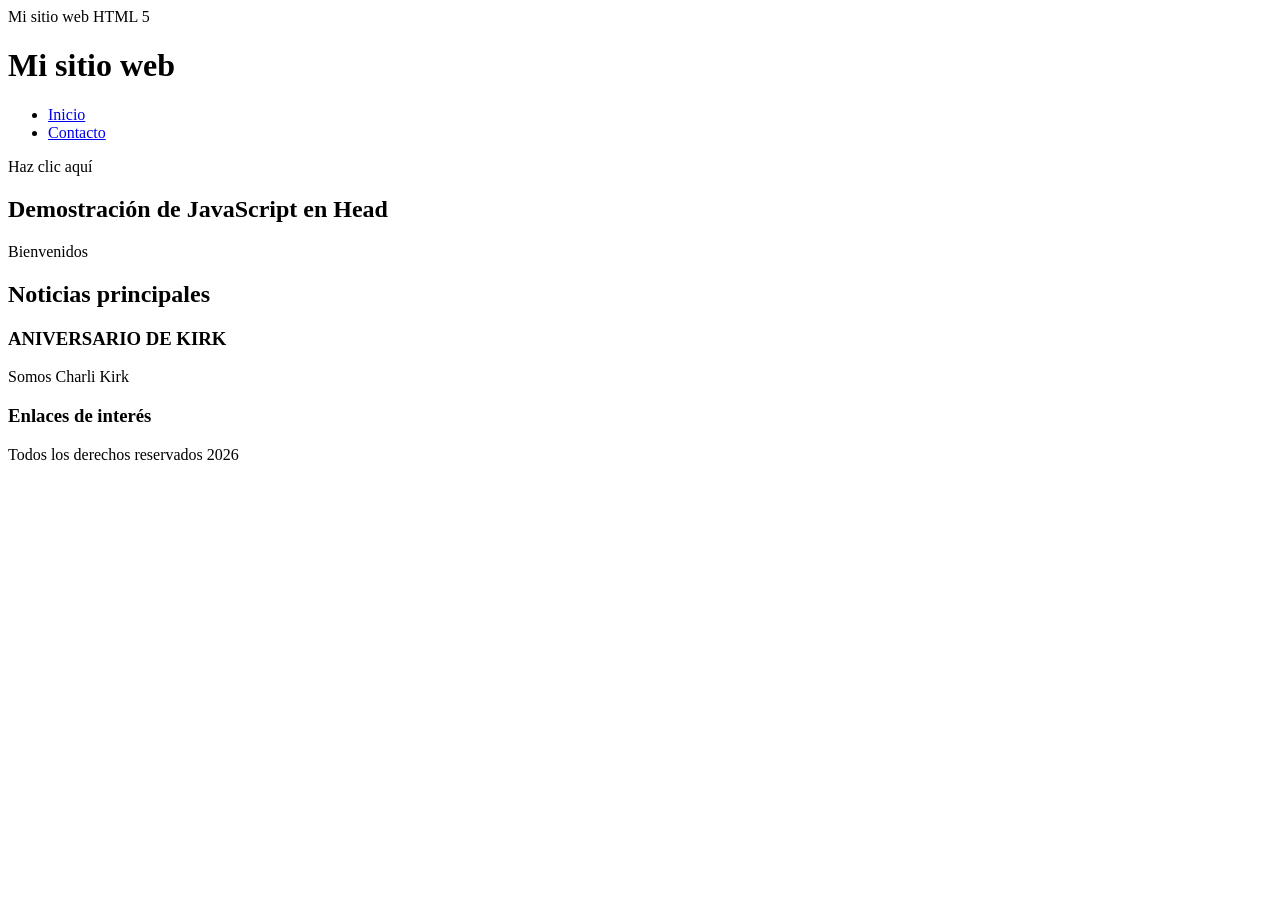
<file: practica-01-entorno/index.html>
<!DOCTYPE html>
<html idioma="en">
<cabeza><!--Metadatos que son invisibles al usuario-->
    <meta conjunto de caracteres="UTF-8">
    <meta nombre="ventana gráfica"contenido="ancho=ancho-del-dispositivo, escala-inicial=1.0">
    <título>Mi sitio web HTML 5</título>
    <enlace rel="hoja de estilo"href="Estilo.css">
    <guion src="Script.js"></guion>
</cabeza>
<cuerpo>
    <encabezamiento>
        <h1 clase="título">Mi sitio web</h1>
        <navegación clase="caja">
            <ul>
                <li><a href="#Inicio">Inicio</a></li>
                <li><a href="#Contacto">Contacto</a></li>
            </ul>
        </navegación>
    </encabezamiento>
    <principal>
        <botón identificación="botón"al hacer clic="msj()">Haz clic aquí</botón>
        <div identificación="manifestación"></div>
        <div>
            <h2>Demostración de JavaScript en Head</h2>
            <pag identificación="saludo">Bienvenidos</pag>
        </div>
    </principal>
    <sección>
        <h2 clase="noticias">Noticias principales</h2>
        <artículo>
            <h3>ANIVERSARIO DE KIRK</h3>
            <pag>Somos Charli Kirk</pag>
            <imagen src="imágenes.jpeg"alt="Imagen de KIRKVERSARY"></a></imagen>
        </artículo>
    </sección>
    <aparte>
        <h3>Enlaces de interés</h3>
    </aparte>
</principal>
<pie de página>
    <pag>Todos los derechos reservados 2026</pag>
</pie de página>
</cuerpo>
</html>
</file>
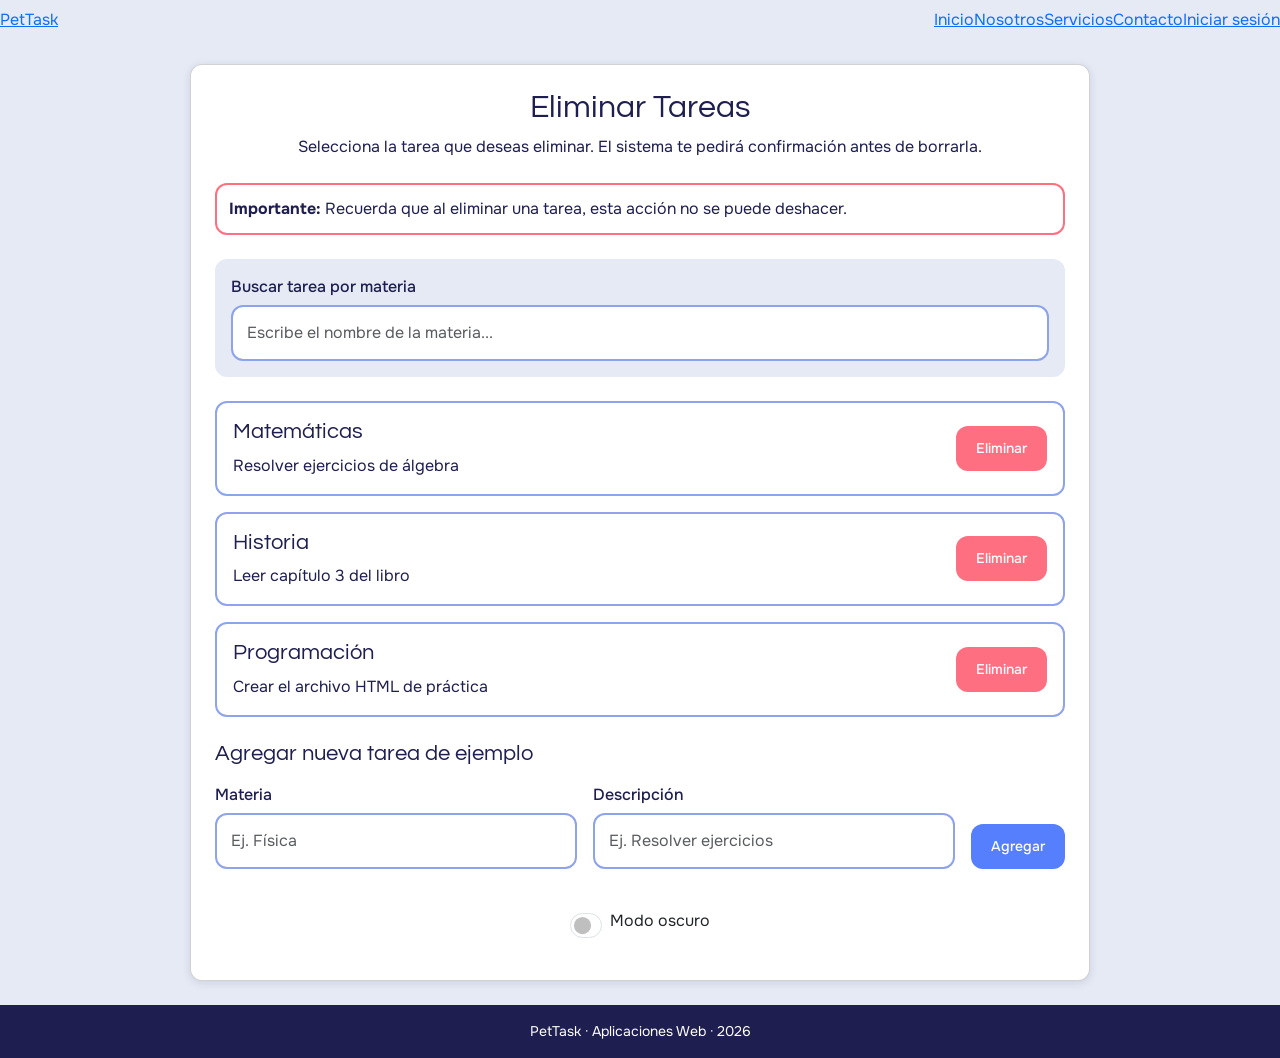
<file: PRACTICA-02RF007/RF007.html>
<!doctype html>
<html lang="es">
<head>
    <meta charset="UTF-8" />
    <meta name="viewport" content="width=device-width, initial-scale=1.0" />
    <title>Eliminar Tareas - PetTask</title>
    <!-- Bootstrap -->
    <link href="https://cdn.jsdelivr.net/npm/bootstrap@5.3.8/dist/css/bootstrap.min.css" rel="stylesheet" />
    <!-- Tipografías -->
    <link rel="preconnect" href="https://fonts.googleapis.com" />
    <link rel="preconnect" href="https://fonts.gstatic.com" crossorigin />
    <link href="https://fonts.googleapis.com/css2?family=Onest:wght@400;500;600;700&family=Questrial&display=swap" rel="stylesheet" />
    <!-- CSS -->
    <link rel="stylesheet" href="estilos.css" />
</head>
<body>
    <!-- BARRA DE NAVEGACIÓN -->
    <header class="pet-nav navbar navbar-expand-lg navbar-dark">
        <a class="pet-nav__brand" href="index.html">
            <span>PetTask</span>
        </a>
        <button class="navbar-toggler" type="button" data-bs-toggle="collapse" data-bs-target="#menuPrincipal" aria-controls="menuPrincipal" aria-expanded="false" aria-label="Abrir menú de navegación">
            <span class="navbar-toggler-icon"></span>
        </button>
        <div class="collapse navbar-collapse" id="menuPrincipal">
            <nav class="pet-nav__links navbar-nav ms-lg-auto" aria-label="Navegación principal">
                <a href="index.html">Inicio</a>
                <a href="nosotros.html">Nosotros</a>
                <a href="servicios.html">Servicios</a>
                <a href="contacto.html">Contacto</a>
                <a class="pet-nav__login" href="iniciar-sesion.html">Iniciar sesión</a>
            </nav>
        </div>
    </header>

    <main class="contenido">
        <section class="card tarjeta-eliminar">
            <h1 class="titulo">Eliminar Tareas</h1>
            <p class="descripcion">
                Selecciona la tarea que deseas eliminar. El sistema te pedirá confirmación antes de borrarla.
            </p>

            <div class="alerta" role="alert" id="alertaInfo">
                <strong>Importante:</strong>
                Recuerda que al eliminar una tarea, esta acción no se puede deshacer.
            </div>

            <!-- Filtro de tareas -->
            <div class="filtro mb-4">
                <label for="filtroMateria" class="form-label">Buscar tarea por materia</label>
                <input type="text" class="form-control" id="filtroMateria" placeholder="Escribe el nombre de la materia..." />
            </div>

            <div class="lista-tareas" id="listaTareas">
                <div class="tarea-item" data-materia="matematicas">
                    <div class="tarea-info">
                        <h2 class="tarea-titulo">Matemáticas</h2>
                        <p class="tarea-descripcion">Resolver ejercicios de álgebra</p>
                    </div>
                    <form action="#" method="post" id="form-eliminar-1">
                        <input type="hidden" name="id_tarea" value="1" />
                        <button type="button" class="btn-eliminar" data-bs-toggle="modal" data-bs-target="#confirmarEliminacion" data-formulario="form-eliminar-1">Eliminar</button>
                    </form>
                </div>
                <div class="tarea-item" data-materia="historia">
                    <div class="tarea-info">
                        <h2 class="tarea-titulo">Historia</h2>
                        <p class="tarea-descripcion">Leer capítulo 3 del libro</p>
                    </div>
                    <form action="#" method="post" id="form-eliminar-2">
                        <input type="hidden" name="id_tarea" value="2" />
                        <button type="button" class="btn-eliminar" data-bs-toggle="modal" data-bs-target="#confirmarEliminacion" data-formulario="form-eliminar-2">Eliminar</button>
                    </form>
                </div>
                <div class="tarea-item" data-materia="programacion">
                    <div class="tarea-info">
                        <h2 class="tarea-titulo">Programación</h2>
                        <p class="tarea-descripcion">Crear el archivo HTML de práctica</p>
                    </div>
                    <form action="#" method="post" id="form-eliminar-3">
                        <input type="hidden" name="id_tarea" value="3" />
                        <button type="button" class="btn-eliminar" data-bs-toggle="modal" data-bs-target="#confirmarEliminacion" data-formulario="form-eliminar-3">Eliminar</button>
                    </form>
                </div>
            </div>

            <!-- Agregar tarea -->
            <div class="agregar-tarea mt-4">
                <h2 class="subtitulo">Agregar nueva tarea de ejemplo</h2>
                <form id="formAgregarTarea" class="formulario-agregar">
                    <div class="campo-agregar">
                        <label for="nuevaMateria" class="form-label">Materia</label>
                        <input type="text" class="form-control" id="nuevaMateria" placeholder="Ej. Física" required />
                    </div>
                    <div class="campo-agregar">
                        <label for="nuevaDescripcion" class="form-label">Descripción</label>
                        <input type="text" class="form-control" id="nuevaDescripcion" placeholder="Ej. Resolver ejercicios" required />
                    </div>
                    <button type="submit" class="btn-agregar">Agregar</button>
                </form>
            </div>

            <!-- Cambio de tema -->
            <div class="cambio-tema mt-4">
                <label class="form-check form-switch">
                    <input class="form-check-input" type="checkbox" id="switchTema" />
                    <span class="form-check-label">Modo oscuro</span>
                </label>
            </div>

        </section>
    </main>

    <footer class="site-footer">PetTask · Aplicaciones Web · 2026</footer>

    <script src="https://cdn.jsdelivr.net/npm/bootstrap@5.3.8/dist/js/bootstrap.bundle.min.js"></script>

    <!-- Modal de confirmación -->
    <div class="modal fade" id="confirmarEliminacion" tabindex="-1" aria-labelledby="tituloConfirmacion" aria-hidden="true">
        <div class="modal-dialog modal-dialog-centered">
            <div class="modal-content">
                <div class="modal-header">
                    <h2 class="modal-title fs-5" id="tituloConfirmacion">Confirmar eliminación</h2>
                    <button type="button" class="btn-close" data-bs-dismiss="modal" aria-label="Cerrar"></button>
                </div>
                <div class="modal-body">
                    ¿Seguro que deseas eliminar la tarea <strong id="nombreTareaModal"></strong>? Esta acción no se puede deshacer.
                </div>
                <div class="modal-footer">
                    <button type="button" class="btn btn-secondary" data-bs-dismiss="modal">Cancelar</button>
                    <button type="button" class="btn btn-danger" id="confirmarEliminar">Eliminar tarea</button>
                </div>
            </div>
        </div>
    </div>

    <!-- Toast de notificación -->
    <div class="toast-container position-fixed bottom-0 end-0 p-3">
        <div id="toastNotificacion" class="toast align-items-center text-white bg-success border-0" role="alert" aria-live="assertive" aria-atomic="true">
            <div class="d-flex">
                <div class="toast-body" id="toastMensaje">
                    ¡Tarea eliminada correctamente!
                </div>
                <button type="button" class="btn-close btn-close-white me-2 m-auto" data-bs-dismiss="toast" aria-label="Cerrar"></button>
            </div>
        </div>
    </div>

    <script src="eliminar-tareas.js"></script>
</body>
</html>
</file>
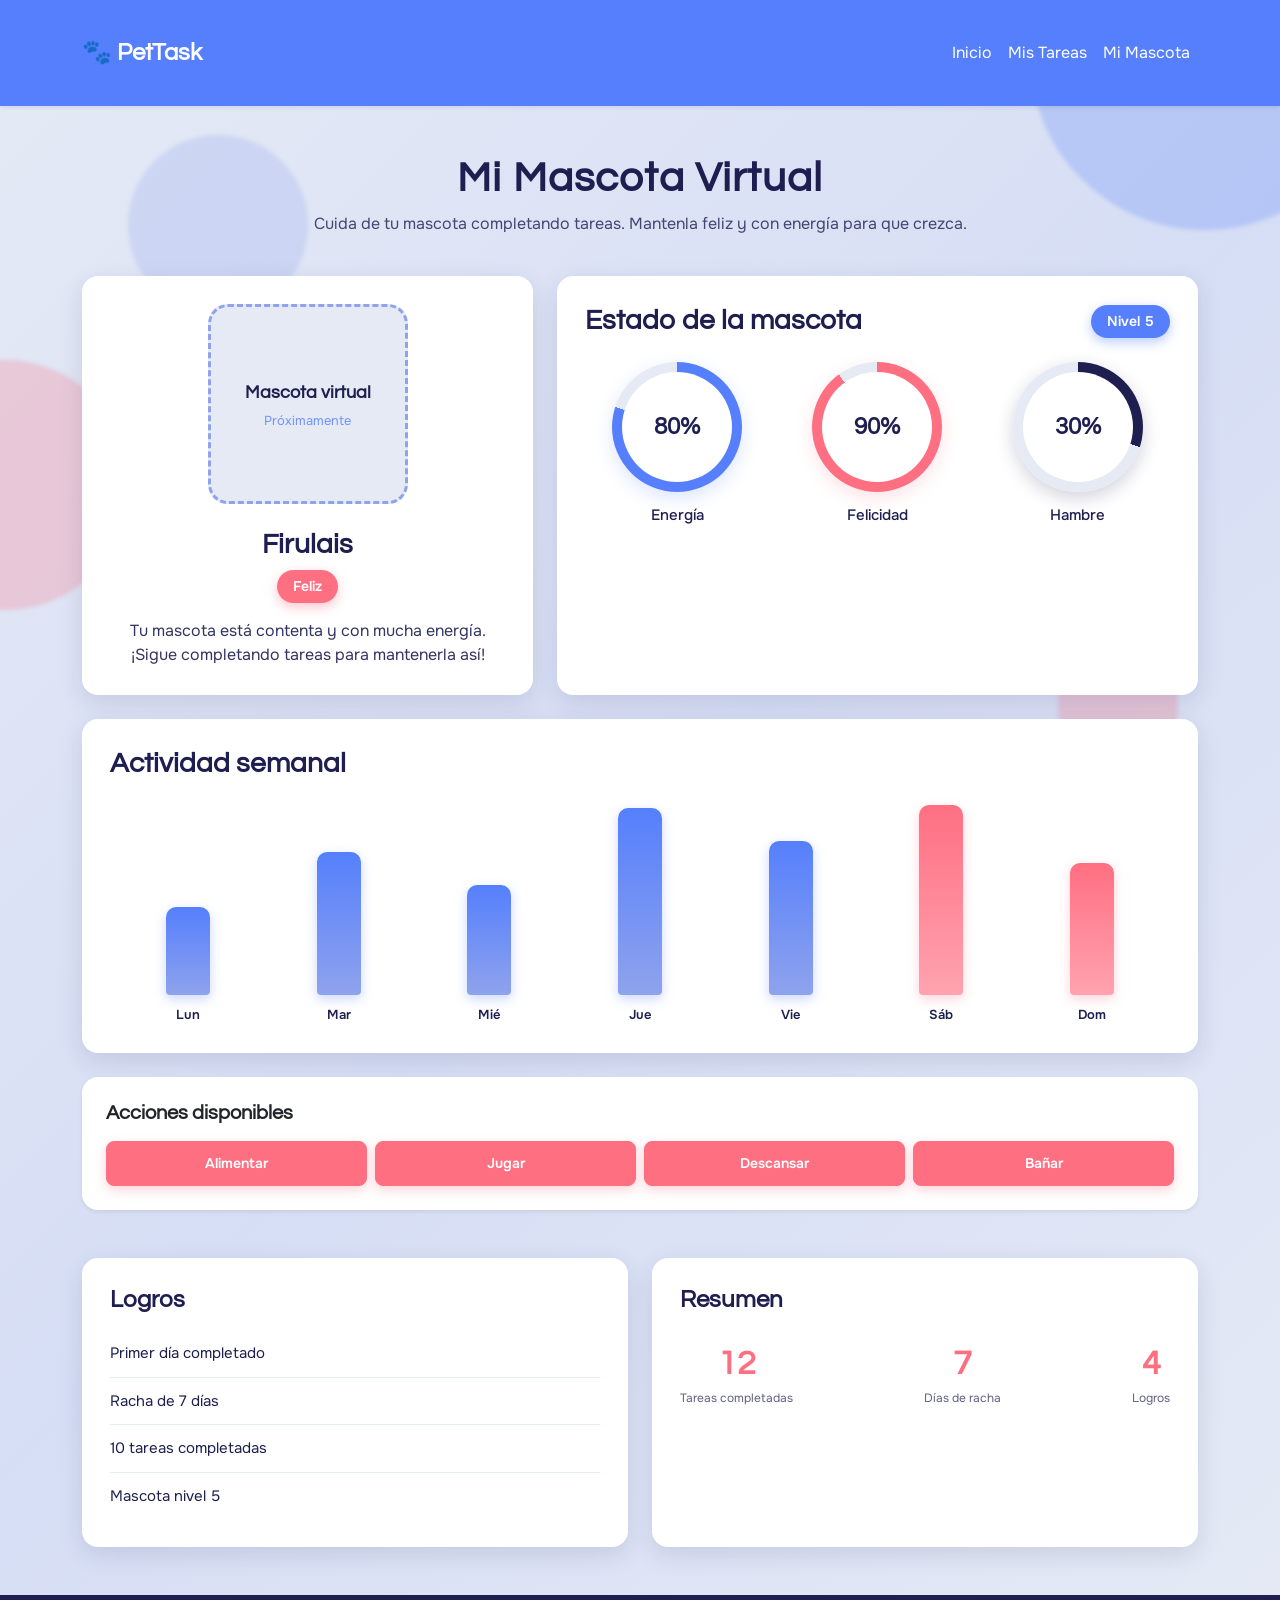
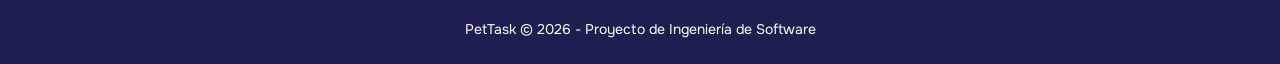
<file: PRACTICA-02RF007/RF008.html>
<!DOCTYPE html>
<html lang="es">
<head>
    <meta charset="UTF-8">
    <meta name="viewport" content="width=device-width, initial-scale=1.0">
    <title>PetTask - Mi Mascota</title>
    <link href="https://cdn.jsdelivr.net/npm/bootstrap@5.3.8/dist/css/bootstrap.min.css" rel="stylesheet">
    <link rel="preconnect" href="https://fonts.googleapis.com">
    <link rel="preconnect" href="https://fonts.gstatic.com" crossorigin>
    <link href="https://fonts.googleapis.com/css2?family=Onest:wght@400;500;600;700&family=Questrial&display=swap" rel="stylesheet">
    <link rel="stylesheet" href="estilosRF008.css">
</head>
<body>

    <div class="fondo-decorativo">
        <div class="forma forma-1"></div>
        <div class="forma forma-2"></div>
        <div class="forma forma-3"></div>
        <div class="forma forma-4"></div>
        <div class="forma forma-5"></div>
    </div>

    <nav class="navbar navbar-expand-lg navbar-pettask shadow-sm">
        <div class="container">
            <a class="navbar-brand fw-bold" href="#">🐾 PetTask</a>
            <button class="navbar-toggler" type="button" data-bs-toggle="collapse" data-bs-target="#menuPrincipal" aria-controls="menuPrincipal" aria-expanded="false" aria-label="Toggle navigation">
                <span class="navbar-toggler-icon"></span>
            </button>
            <div class="collapse navbar-collapse" id="menuPrincipal">
                <ul class="navbar-nav ms-auto mb-2 mb-lg-0">
                    <li class="nav-item"><a class="nav-link" href="#">Inicio</a></li>
                    <li class="nav-item"><a class="nav-link" href="#">Mis Tareas</a></li>
                    <li class="nav-item"><a class="nav-link active" href="#">Mi Mascota</a></li>
                </ul>
            </div>
        </div>
    </nav>

    <main class="container my-5 position-relative">

        <div class="row mb-4">
            <div class="col-12 text-center">
                <h1 class="fw-bold titulo-principal">Mi Mascota Virtual</h1>
                <p class="texto-intro">Cuida de tu mascota completando tareas. Mantenla feliz y con energía para que crezca.</p>
            </div>
        </div>

        <div class="row g-4">

            <div class="col-12 col-lg-5">
                <div class="card card-mascota h-100">
                    <div class="card-body text-center d-flex flex-column align-items-center justify-content-center">
                        <div class="mascota-placeholder">
                            <div class="mascota-flotante">
                                <span class="placeholder-texto">Mascota virtual</span>
                                <span class="placeholder-subtexto">Próximamente</span>
                            </div>
                        </div>
                        <h3 class="card-title fw-semibold mt-4 mb-2">Firulais</h3>
                        <span class="badge-estado">Feliz</span>
                        <p class="card-text texto-secundario mt-3">Tu mascota está contenta y con mucha energía. ¡Sigue completando tareas para mantenerla así!</p>
                    </div>
                </div>
            </div>

            <div class="col-12 col-lg-7">
                <div class="card card-mascota h-100">
                    <div class="card-body">
                        <div class="d-flex justify-content-between align-items-center mb-4">
                            <h3 class="card-title fw-semibold mb-0">Estado de la mascota</h3>
                            <span class="badge-nivel">Nivel 5</span>
                        </div>

                        <div class="row text-center g-3">

                            <div class="col-12 col-md-4">
                                <div class="circulo-progreso" style="--porcentaje: 80;">
                                    <div class="circulo-interno">
                                        <span class="circulo-valor">80%</span>
                                    </div>
                                </div>
                                <p class="circulo-etiqueta">Energía</p>
                            </div>

                            <div class="col-12 col-md-4">
                                <div class="circulo-progreso circulo-rosa" style="--porcentaje: 90;">
                                    <div class="circulo-interno">
                                        <span class="circulo-valor">90%</span>
                                    </div>
                                </div>
                                <p class="circulo-etiqueta">Felicidad</p>
                            </div>

                            <div class="col-12 col-md-4">
                                <div class="circulo-progreso circulo-oscuro" style="--porcentaje: 30;">
                                    <div class="circulo-interno">
                                        <span class="circulo-valor">30%</span>
                                    </div>
                                </div>
                                <p class="circulo-etiqueta">Hambre</p>
                            </div>

                        </div>

                    </div>
                </div>
            </div>

        </div>

        <div class="row mt-4">
            <div class="col-12">
                <div class="card card-mascota">
                    <div class="card-body">
                        <h3 class="card-title fw-semibold mb-4">Actividad semanal</h3>

                        <div class="grafica">
                            <div class="grafica-columna">
                                <div class="grafica-barra" style="--altura: 40;"></div>
                                <span class="grafica-dia">Lun</span>
                            </div>
                            <div class="grafica-columna">
                                <div class="grafica-barra" style="--altura: 65;"></div>
                                <span class="grafica-dia">Mar</span>
                            </div>
                            <div class="grafica-columna">
                                <div class="grafica-barra" style="--altura: 50;"></div>
                                <span class="grafica-dia">Mié</span>
                            </div>
                            <div class="grafica-columna">
                                <div class="grafica-barra" style="--altura: 85;"></div>
                                <span class="grafica-dia">Jue</span>
                            </div>
                            <div class="grafica-columna">
                                <div class="grafica-barra" style="--altura: 70;"></div>
                                <span class="grafica-dia">Vie</span>
                            </div>
                            <div class="grafica-columna">
                                <div class="grafica-barra grafica-barra-rosa" style="--altura: 95;"></div>
                                <span class="grafica-dia">Sáb</span>
                            </div>
                            <div class="grafica-columna">
                                <div class="grafica-barra grafica-barra-rosa" style="--altura: 60;"></div>
                                <span class="grafica-dia">Dom</span>
                            </div>
                        </div>

                    </div>
                </div>
            </div>
        </div>

        <div class="row mt-4">
            <div class="col-12">
                <div class="card card-acciones border-0 shadow-sm">
                    <div class="card-body p-4">
                        <h5 class="card-title fw-semibold mb-3">Acciones disponibles</h5>
                        <div class="row g-2">
                            <div class="col-12 col-sm-6 col-lg-3">
                                <button type="button" class="btn btn-pettask-accion w-100">Alimentar</button>
                            </div>
                            <div class="col-12 col-sm-6 col-lg-3">
                                <button type="button" class="btn btn-pettask-accion w-100">Jugar</button>
                            </div>
                            <div class="col-12 col-sm-6 col-lg-3">
                                <button type="button" class="btn btn-pettask-accion w-100">Descansar</button>
                            </div>
                            <div class="col-12 col-sm-6 col-lg-3">
                                <button type="button" class="btn btn-pettask-accion w-100">Bañar</button>
                            </div>
                        </div>
                    </div>
                </div>
            </div>
        </div>

        <div class="row mt-4 g-4">
            <div class="col-12 col-md-6">
                <div class="card card-mascota h-100">
                    <div class="card-body">
                        <h4 class="card-title fw-semibold mb-3">Logros</h4>
                        <ul class="lista-logros">
                            <li>Primer día completado</li>
                            <li>Racha de 7 días</li>
                            <li>10 tareas completadas</li>
                            <li>Mascota nivel 5</li>
                        </ul>
                    </div>
                </div>
            </div>

            <div class="col-12 col-md-6">
                <div class="card card-mascota h-100">
                    <div class="card-body">
                        <h4 class="card-title fw-semibold mb-3">Resumen</h4>
                        <div class="d-flex justify-content-between mt-4">
                            <div class="dato-extra">
                                <span class="dato-valor">12</span>
                                <span class="dato-etiqueta">Tareas completadas</span>
                            </div>
                            <div class="dato-extra">
                                <span class="dato-valor">7</span>
                                <span class="dato-etiqueta">Días de racha</span>
                            </div>
                            <div class="dato-extra">
                                <span class="dato-valor">4</span>
                                <span class="dato-etiqueta">Logros</span>
                            </div>
                        </div>
                    </div>
                </div>
            </div>
        </div>

    </main>

    <footer class="footer-pettask py-4 mt-5">
        <div class="container text-center">
            <p class="mb-0 small">PetTask &copy; 2026 - Proyecto de Ingeniería de Software</p>
        </div>
    </footer>

    <script src="https://cdn.jsdelivr.net/npm/bootstrap@5.3.8/dist/js/bootstrap.bundle.min.js"></script>

</body>
</html>
</file>
<file: PRACTICA-02RF007/estilos.css>
:root {
    --fondo: #e5eaf5;
    --rosa: #ff6f82;
    --azul-claro: #8fa3ed;
    --azul: #557ffc;
    --azul-oscuro: #1e1e50;
    --blanco: #ffffff;
    --texto: #1e1e50;
}

* {
    box-sizing: border-box;
}

body {
    margin: 0;
    padding: 0;
    background-color: var(--fondo);
    color: var(--texto);
    font-family: "Onest", sans-serif;
    transition: background-color 0.3s, color 0.3s;
}

/* MODO OSCURO */
body[data-bs-theme="dark"] {
    --fondo: #1e1e50;
    --blanco: #2a2a5a;
    --texto: #e5eaf5;
    --azul-oscuro: #e5eaf5;
}

body[data-bs-theme="dark"] .tarjeta-eliminar {
    background-color: #2a2a5a;
}

body[data-bs-theme="dark"] .tarea-item {
    background-color: #2a2a5a;
}

body[data-bs-theme="dark"] .filtro,
body[data-bs-theme="dark"] .agregar-tarea {
    background-color: #1e1e50;
}

/* CONTENIDO */
.contenido {
    min-height: 100vh;
    display: flex;
    align-items: center;
    justify-content: center;
    padding: 24px;
}

/* TARJETA */
.tarjeta-eliminar {
    width: 100%;
    max-width: 900px;
    padding: 24px;
    background-color: var(--blanco);
    border-radius: 12px;
    box-shadow: 0 2px 8px rgba(30, 30, 80, 0.12);
}

/* TÍTULOS */
.titulo {
    margin: 0 0 8px 0;
    color: var(--azul-oscuro);
    font-family: "Questrial", sans-serif;
    font-size: 32px;
    font-weight: 400;
    text-align: center;
}

.descripcion {
    margin: 0 0 24px 0;
    color: var(--texto);
    font-size: 16px;
    text-align: center;
}

.subtitulo {
    margin: 0 0 16px 0;
    color: var(--azul-oscuro);
    font-family: "Questrial", sans-serif;
    font-size: 22px;
    font-weight: 500;
}

/* ALERTA */
.alerta {
    margin-bottom: 24px;
    padding: 12px;
    border: 2px solid var(--rosa);
    border-radius: 12px;
    background-color: var(--blanco);
    color: var(--texto);
    font-size: 16px;
}

/* FILTRO */
.filtro {
    margin-bottom: 24px;
    padding: 16px;
    border-radius: 12px;
    background-color: var(--fondo);
}

/* LISTA DE TAREAS */
.lista-tareas {
    display: flex;
    flex-direction: column;
    gap: 16px;
}

.tarea-item {
    display: flex;
    align-items: center;
    justify-content: space-between;
    gap: 24px;
    padding: 16px;
    border: 2px solid var(--azul-claro);
    border-radius: 12px;
    background-color: var(--blanco);
    transition: border-color 0.3s, box-shadow 0.3s;
}

.tarea-item:hover {
    border-color: var(--azul);
    box-shadow: 0 2px 8px rgba(30, 30, 80, 0.12);
}

.tarea-info {
    min-width: 0;
}

.tarea-titulo {
    margin: 0 0 8px 0;
    color: var(--azul-oscuro);
    font-family: "Questrial", sans-serif;
    font-size: 22px;
    font-weight: 500;
}

.tarea-descripcion {
    margin: 0;
    color: var(--texto);
    font-size: 16px;
}

/* BOTONES */
.btn-eliminar,
.btn-buscar,
.btn-agregar {
    min-width: 45px;
    min-height: 45px;
    padding: 9px 20px;
    border: none;
    border-radius: 12px;
    background-color: var(--rosa);
    color: var(--blanco);
    font-family: "Onest", sans-serif;
    font-size: 14px;
    font-weight: 500;
    cursor: pointer;
    transition: background-color 0.3s;
}

.btn-eliminar:hover {
    background-color: var(--azul);
}

.btn-buscar,
.btn-agregar {
    background-color: var(--azul);
}

.btn-buscar:hover,
.btn-agregar:hover {
    background-color: var(--azul-oscuro);
}

/* FORMULARIO AGREGAR */
.formulario-agregar {
    display: flex;
    align-items: flex-end;
    gap: 16px;
    flex-wrap: wrap;
}

.campo-agregar {
    flex: 1;
    min-width: 200px;
}

.form-label {
    display: block;
    margin-bottom: 6px;
    color: var(--azul-oscuro);
    font-size: 16px;
    font-weight: 500;
}

.form-control {
    min-height: 56px;
    padding: 10px 14px;
    border: 2px solid var(--azul-claro);
    border-radius: 12px;
    background-color: var(--blanco);
    color: var(--texto);
    font-family: "Onest", sans-serif;
    font-size: 16px;
    transition: border-color 0.3s;
}

.form-control:focus {
    border-color: var(--azul);
    box-shadow: 0 0 0 2px rgba(85, 127, 252, 0.2);
    outline: none;
}

/* VALIDACIÓN EN TIEMPO REAL */
.form-control.is-valid {
    border-color: #198754;
}

.form-control.is-invalid {
    border-color: #dc3545;
}

/* SWITCH DE TEMA */
.cambio-tema {
    display: flex;
    justify-content: center;
    padding: 16px;
}

.form-check-input {
    width: 50px;
    height: 25px;
    cursor: pointer;
}

/* FOOTER */
.site-footer {
    padding: 16px;
    text-align: center;
    background-color: var(--azul-oscuro);
    color: var(--blanco);
    font-size: 14px;
}

/* RESPONSIVE */
@media (max-width: 768px) {
    .tarea-item {
        flex-direction: column;
        align-items: stretch;
    }

    .btn-eliminar {
        width: 100%;
    }

    .formulario-agregar {
        flex-direction: column;
        align-items: stretch;
    }

    .campo-agregar {
        width: 100%;
    }

    .btn-agregar {
        width: 100%;
    }
}

@media (max-width: 576px) {
    .contenido {
        padding: 16px;
    }

    .tarjeta-eliminar {
        padding: 16px;
    }

    .titulo {
        font-size: 26px;
    }

    .descripcion {
        margin-bottom: 16px;
    }

    .alerta {
        margin-bottom: 16px;
    }

    .filtro {
        padding: 12px;
    }
}
</file>
<file: PRACTICA-02RF007/estilosRF008.css>
:root {
    --color-fondo: #E5EAF5;
    --color-blanco: #FFFFFF;
    --color-rosa: #FF6F82;
    --color-azul-claro: #8FA3ED;
    --color-azul: #557FFC;
    --color-azul-oscuro: #1E1E50;
    --fuente-titulos: 'Questrial', 'Arial', sans-serif;
    --fuente-cuerpo: 'Onest', 'Helvetica', sans-serif;
}

* {
    box-sizing: border-box;
}

body {
    font-family: var(--fuente-cuerpo);
    background-color: var(--color-fondo);
    background-image: linear-gradient(135deg, #E5EAF5 0%, #D6DEF5 50%, #E5EAF5 100%);
    color: var(--color-azul-oscuro);
    overflow-x: hidden;
    position: relative;
    min-height: 100vh;
}

h1, h2, h3, h4, h5, .navbar-brand {
    font-family: var(--fuente-titulos);
    color: var(--color-azul-oscuro);
}

.texto-intro {
    color: var(--color-azul-oscuro);
    opacity: 0.8;
}

.texto-secundario {
    color: var(--color-azul-oscuro);
    opacity: 0.8;
}

.titulo-principal {
    font-size: 42px;
    letter-spacing: 1px;
}

.fondo-decorativo {
    position: fixed;
    top: 0;
    left: 0;
    width: 100%;
    height: 100%;
    overflow: hidden;
    z-index: 0;
    pointer-events: none;
}

.forma {
    position: absolute;
    border-radius: 50%;
    opacity: 0.25;
    filter: blur(2px);
}

.forma-1 {
    width: 350px;
    height: 350px;
    background-color: var(--color-azul);
    top: -120px;
    right: -100px;
    animation: flotar 8s ease-in-out infinite;
}

.forma-2 {
    width: 250px;
    height: 250px;
    background-color: var(--color-rosa);
    top: 40%;
    left: -120px;
    animation: flotar-lento 12s ease-in-out infinite;
}

.forma-3 {
    width: 180px;
    height: 180px;
    background-color: var(--color-azul-claro);
    top: 15%;
    left: 10%;
    animation: subir-bajar 6s ease-in-out infinite;
}

.forma-4 {
    width: 120px;
    height: 120px;
    background-color: var(--color-rosa);
    bottom: 15%;
    right: 8%;
    animation: flotar 10s ease-in-out infinite;
}

.forma-5 {
    width: 200px;
    height: 200px;
    background-color: var(--color-azul);
    bottom: -80px;
    left: 30%;
    animation: subir-bajar 9s ease-in-out infinite;
}

@keyframes flotar {
    0% {
        transform: translate(0, 0) scale(1);
    }
    50% {
        transform: translate(-30px, 30px) scale(1.05);
    }
    100% {
        transform: translate(0, 0) scale(1);
    }
}

@keyframes flotar-lento {
    0% {
        transform: translate(0, 0) rotate(0deg);
    }
    50% {
        transform: translate(40px, -40px) rotate(180deg);
    }
    100% {
        transform: translate(0, 0) rotate(360deg);
    }
}

@keyframes subir-bajar {
    0% {
        transform: translateY(0);
    }
    50% {
        transform: translateY(-40px);
    }
    100% {
        transform: translateY(0);
    }
}

.navbar-pettask {
    background-color: var(--color-azul);
    min-height: 106px;
    position: relative;
    z-index: 10;
    box-shadow: 0 4px 12px rgba(30, 30, 80, 0.15);
}

.navbar-pettask .navbar-brand {
    color: var(--color-blanco) !important;
    font-size: 24px;
}

.navbar-pettask .nav-link {
    color: var(--color-blanco) !important;
    font-size: 16px;
    padding: 10px 15px;
}

.navbar-pettask .nav-link:hover {
    color: var(--color-azul-claro) !important;
}

main {
    position: relative;
    z-index: 1;
}

.card-mascota {
    border: none;
    border-radius: 16px;
    background-color: var(--color-blanco);
    box-shadow: 0 8px 24px rgba(30, 30, 80, 0.12);
    backdrop-filter: blur(4px);
}

.card-mascota .card-body {
    padding: 28px;
}

.card-mascota .card-title {
    color: var(--color-azul-oscuro);
}

.card-mascota .card-text {
    color: var(--color-azul-oscuro);
    opacity: 0.9;
}

.mascota-placeholder {
    width: 200px;
    height: 200px;
    background-color: var(--color-fondo);
    border: 3px dashed var(--color-azul-claro);
    border-radius: 20px;
    display: flex;
    align-items: center;
    justify-content: center;
    position: relative;
    overflow: hidden;
}

.mascota-flotante {
    display: flex;
    flex-direction: column;
    align-items: center;
    justify-content: center;
    gap: 5px;
    animation: mascota-flota 3s ease-in-out infinite;
}

@keyframes mascota-flota {
    0% {
        transform: translateY(0);
    }
    50% {
        transform: translateY(-10px);
    }
    100% {
        transform: translateY(0);
    }
}

.placeholder-texto {
    font-family: var(--fuente-titulos);
    font-size: 18px;
    color: var(--color-azul-oscuro);
    font-weight: 600;
}

.placeholder-subtexto {
    font-size: 13px;
    color: var(--color-azul);
    opacity: 0.8;
}

.badge-estado {
    display: inline-block;
    background-color: var(--color-rosa);
    color: var(--color-blanco);
    padding: 6px 16px;
    border-radius: 20px;
    font-size: 14px;
    font-weight: 600;
    box-shadow: 0 4px 12px rgba(255, 111, 130, 0.4);
}

.badge-nivel {
    display: inline-block;
    background-color: var(--color-azul);
    color: var(--color-blanco);
    padding: 6px 16px;
    border-radius: 20px;
    font-size: 14px;
    font-weight: 600;
    box-shadow: 0 4px 12px rgba(85, 127, 252, 0.4);
}

.circulo-progreso {
    width: 130px;
    height: 130px;
    margin: 0 auto;
    border-radius: 50%;
    background: conic-gradient(var(--color-azul) calc(var(--porcentaje) * 1%), var(--color-fondo) 0);
    display: flex;
    align-items: center;
    justify-content: center;
    padding: 10px;
    box-shadow: 0 6px 18px rgba(85, 127, 252, 0.2);
    animation: girar-entrada 1.2s ease-out;
}

.circulo-rosa {
    background: conic-gradient(var(--color-rosa) calc(var(--porcentaje) * 1%), var(--color-fondo) 0);
    box-shadow: 0 6px 18px rgba(255, 111, 130, 0.2);
}

.circulo-oscuro {
    background: conic-gradient(var(--color-azul-oscuro) calc(var(--porcentaje) * 1%), var(--color-fondo) 0);
    box-shadow: 0 6px 18px rgba(30, 30, 80, 0.2);
}

@keyframes girar-entrada {
    from {
        transform: rotate(-90deg) scale(0.6);
        opacity: 0;
    }
    to {
        transform: rotate(0) scale(1);
        opacity: 1;
    }
}

.circulo-interno {
    width: 100%;
    height: 100%;
    background-color: var(--color-blanco);
    border-radius: 50%;
    display: flex;
    align-items: center;
    justify-content: center;
}

.circulo-valor {
    font-family: var(--fuente-titulos);
    font-size: 24px;
    font-weight: 700;
    color: var(--color-azul-oscuro);
}

.circulo-etiqueta {
    text-align: center;
    margin-top: 12px;
    font-size: 15px;
    font-weight: 500;
    color: var(--color-azul-oscuro);
}

.grafica {
    display: flex;
    align-items: flex-end;
    justify-content: space-around;
    height: 220px;
    gap: 10px;
    padding: 0 8px;
}

.grafica-columna {
    display: flex;
    flex-direction: column;
    align-items: center;
    flex: 1;
    height: 100%;
    justify-content: flex-end;
}

.grafica-barra {
    width: 100%;
    max-width: 44px;
    height: calc(var(--altura) * 1%);
    background: linear-gradient(180deg, var(--color-azul) 0%, var(--color-azul-claro) 100%);
    border-radius: 10px 10px 4px 4px;
    box-shadow: 0 4px 12px rgba(85, 127, 252, 0.3);
    animation: crecer 1s ease-out;
}

.grafica-barra-rosa {
    background: linear-gradient(180deg, var(--color-rosa) 0%, #ffa3b0 100%);
    box-shadow: 0 4px 12px rgba(255, 111, 130, 0.3);
}

@keyframes crecer {
    from {
        height: 0;
        opacity: 0;
    }
}

.grafica-dia {
    margin-top: 10px;
    font-size: 13px;
    font-weight: 600;
    color: var(--color-azul-oscuro);
}

.card-acciones {
    border-radius: 16px;
    background-color: var(--color-blanco);
    box-shadow: 0 8px 24px rgba(30, 30, 80, 0.12);
}

.btn-pettask-accion {
    background-color: var(--color-rosa);
    border-color: var(--color-rosa);
    color: var(--color-blanco);
    min-height: 45px;
    font-size: 14px;
    font-weight: 600;
    border-radius: 8px;
    box-shadow: 0 4px 12px rgba(255, 111, 130, 0.3);
}

.btn-pettask-accion:hover {
    background-color: var(--color-rosa);
    border-color: var(--color-rosa);
    color: var(--color-blanco);
}

.lista-logros {
    list-style: none;
    padding: 0;
    margin: 0;
}

.lista-logros li {
    padding: 12px 0;
    border-bottom: 1px solid var(--color-fondo);
    font-size: 15px;
    color: var(--color-azul-oscuro);
}

.lista-logros li:last-child {
    border-bottom: none;
}

.dato-extra {
    display: flex;
    flex-direction: column;
    align-items: center;
}

.dato-valor {
    font-family: var(--fuente-titulos);
    font-size: 34px;
    font-weight: 700;
    color: var(--color-rosa);
}

.dato-etiqueta {
    font-size: 12px;
    color: var(--color-azul-oscuro);
    opacity: 0.7;
    text-align: center;
}

.footer-pettask {
    background-color: var(--color-azul-oscuro);
    color: var(--color-blanco);
    position: relative;
    z-index: 1;
}

.footer-pettask p {
    color: var(--color-blanco) !important;
}
</file>
